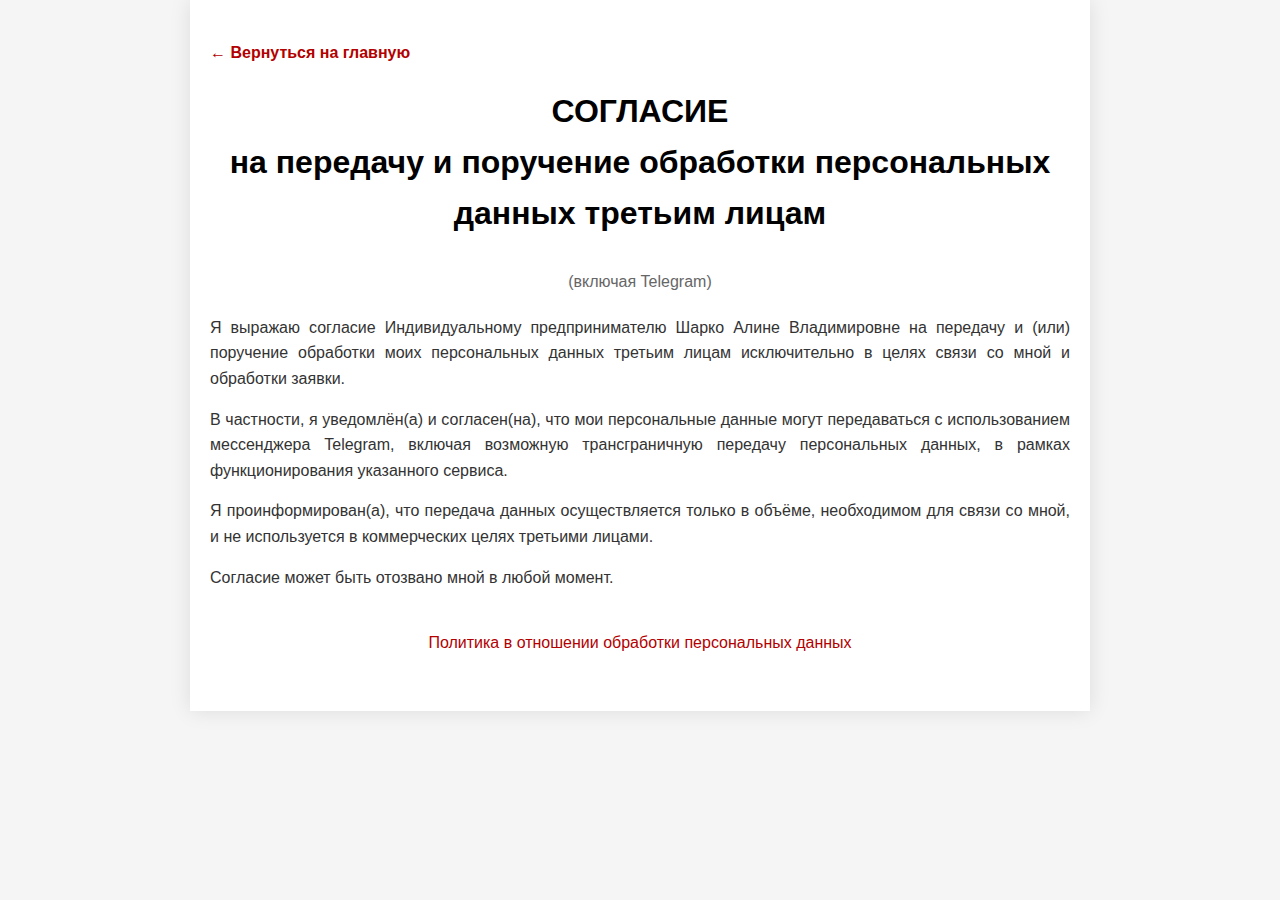
<file: consent-for-data-transfer.html>
<!DOCTYPE html>
<html lang="ru">
<head>
    <meta charset="UTF-8">
    <meta name="viewport" content="width=device-width, initial-scale=1.0, viewport-fit=cover">
    <title>Согласие на передачу персональных данных третьим лицам - Студия Декора</title>
    <style>
        * {
            margin: 0;
            padding: 0;
            box-sizing: border-box;
        }

        body {
            font-family: Arial, sans-serif;
            line-height: 1.6;
            color: #333;
            background-color: #f5f5f5;
        }

        .container {
            max-width: 900px;
            margin: 0 auto;
            padding: 40px 20px;
            background-color: #ffffff;
            box-shadow: 0 0 20px rgba(0, 0, 0, 0.1);
        }

        h1 {
            color: #000;
            font-size: 2rem;
            margin-bottom: 30px;
            text-align: center;
        }

        h2 {
            color: #b30000;
            font-size: 1.5rem;
            margin-top: 30px;
            margin-bottom: 15px;
        }

        p {
            margin-bottom: 15px;
            text-align: justify;
        }

        .back-link {
            display: inline-block;
            margin-bottom: 20px;
            color: #b30000;
            text-decoration: none;
            font-weight: bold;
        }

        .back-link:hover {
            text-decoration: underline;
        }

        .privacy-link {
            color: #b30000;
            text-decoration: none;
        }

        .privacy-link:hover {
            text-decoration: underline;
        }
    </style>
</head>
<body>
    <div class="container">
        <a href="index.html" class="back-link">← Вернуться на главную</a>
        
        <h1>СОГЛАСИЕ<br>на передачу и поручение обработки персональных данных третьим лицам</h1>
        
        <p style="text-align: center; color: #666; margin-bottom: 20px;">(включая Telegram)</p>

        <p>Я выражаю согласие Индивидуальному предпринимателю Шарко Алине Владимировне на передачу и (или) поручение обработки моих персональных данных третьим лицам исключительно в целях связи со мной и обработки заявки.</p>

        <p>В частности, я уведомлён(а) и согласен(на), что мои персональные данные могут передаваться с использованием мессенджера Telegram, включая возможную трансграничную передачу персональных данных, в рамках функционирования указанного сервиса.</p>

        <p>Я проинформирован(а), что передача данных осуществляется только в объёме, необходимом для связи со мной, и не используется в коммерческих целях третьими лицами.</p>

        <p>Согласие может быть отозвано мной в любой момент.</p>
        
        <p style="margin-top: 40px; text-align: center; color: #666;">
            <a href="privacy-policy.html" class="privacy-link">Политика в отношении обработки персональных данных</a>
        </p>
    </div>
</body>
</html>
</file>
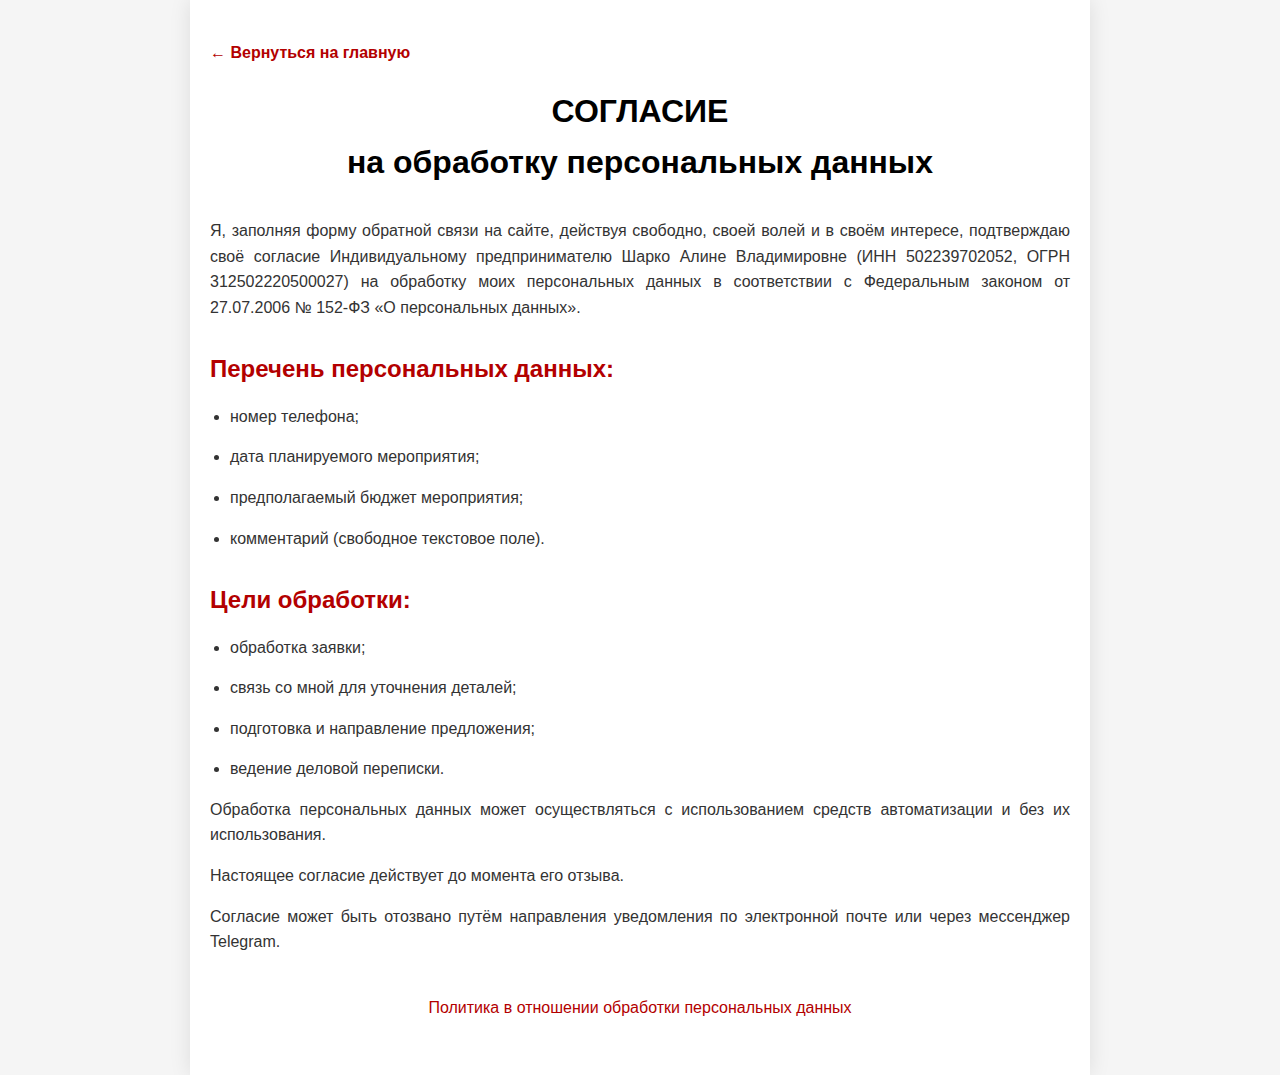
<file: consent-for-personal-data.html>
<!DOCTYPE html>
<html lang="ru">
<head>
    <meta charset="UTF-8">
    <meta name="viewport" content="width=device-width, initial-scale=1.0, viewport-fit=cover">
    <title>Согласие на обработку персональных данных - Студия Декора</title>
    <style>
        * {
            margin: 0;
            padding: 0;
            box-sizing: border-box;
        }

        body {
            font-family: Arial, sans-serif;
            line-height: 1.6;
            color: #333;
            background-color: #f5f5f5;
        }

        .container {
            max-width: 900px;
            margin: 0 auto;
            padding: 40px 20px;
            background-color: #ffffff;
            box-shadow: 0 0 20px rgba(0, 0, 0, 0.1);
        }

        h1 {
            color: #000;
            font-size: 2rem;
            margin-bottom: 30px;
            text-align: center;
        }

        h2 {
            color: #b30000;
            font-size: 1.5rem;
            margin-top: 30px;
            margin-bottom: 15px;
        }

        p, li {
            margin-bottom: 15px;
            text-align: justify;
        }

        ul {
            margin-left: 20px;
        }

        .back-link {
            display: inline-block;
            margin-bottom: 20px;
            color: #b30000;
            text-decoration: none;
            font-weight: bold;
        }

        .back-link:hover {
            text-decoration: underline;
        }

        .privacy-link {
            color: #b30000;
            text-decoration: none;
        }

        .privacy-link:hover {
            text-decoration: underline;
        }
    </style>
</head>
<body>
    <div class="container">
        <a href="index.html" class="back-link">← Вернуться на главную</a>
        
        <h1>СОГЛАСИЕ<br>на обработку персональных данных</h1>
        
        <p>Я, заполняя форму обратной связи на сайте, действуя свободно, своей волей и в своём интересе, подтверждаю своё согласие Индивидуальному предпринимателю Шарко Алине Владимировне (ИНН 502239702052, ОГРН 312502220500027) на обработку моих персональных данных в соответствии с Федеральным законом от 27.07.2006 № 152-ФЗ «О персональных данных».</p>

        <h2>Перечень персональных данных:</h2>
        <ul>
            <li>номер телефона;</li>
            <li>дата планируемого мероприятия;</li>
            <li>предполагаемый бюджет мероприятия;</li>
            <li>комментарий (свободное текстовое поле).</li>
        </ul>

        <h2>Цели обработки:</h2>
        <ul>
            <li>обработка заявки;</li>
            <li>связь со мной для уточнения деталей;</li>
            <li>подготовка и направление предложения;</li>
            <li>ведение деловой переписки.</li>
        </ul>

        <p>Обработка персональных данных может осуществляться с использованием средств автоматизации и без их использования.</p>

        <p>Настоящее согласие действует до момента его отзыва.</p>
        <p>Согласие может быть отозвано путём направления уведомления по электронной почте или через мессенджер Telegram.</p>
        
        <p style="margin-top: 40px; text-align: center; color: #666;">
            <a href="privacy-policy.html" class="privacy-link">Политика в отношении обработки персональных данных</a>
        </p>
    </div>
</body>
</html>
</file>
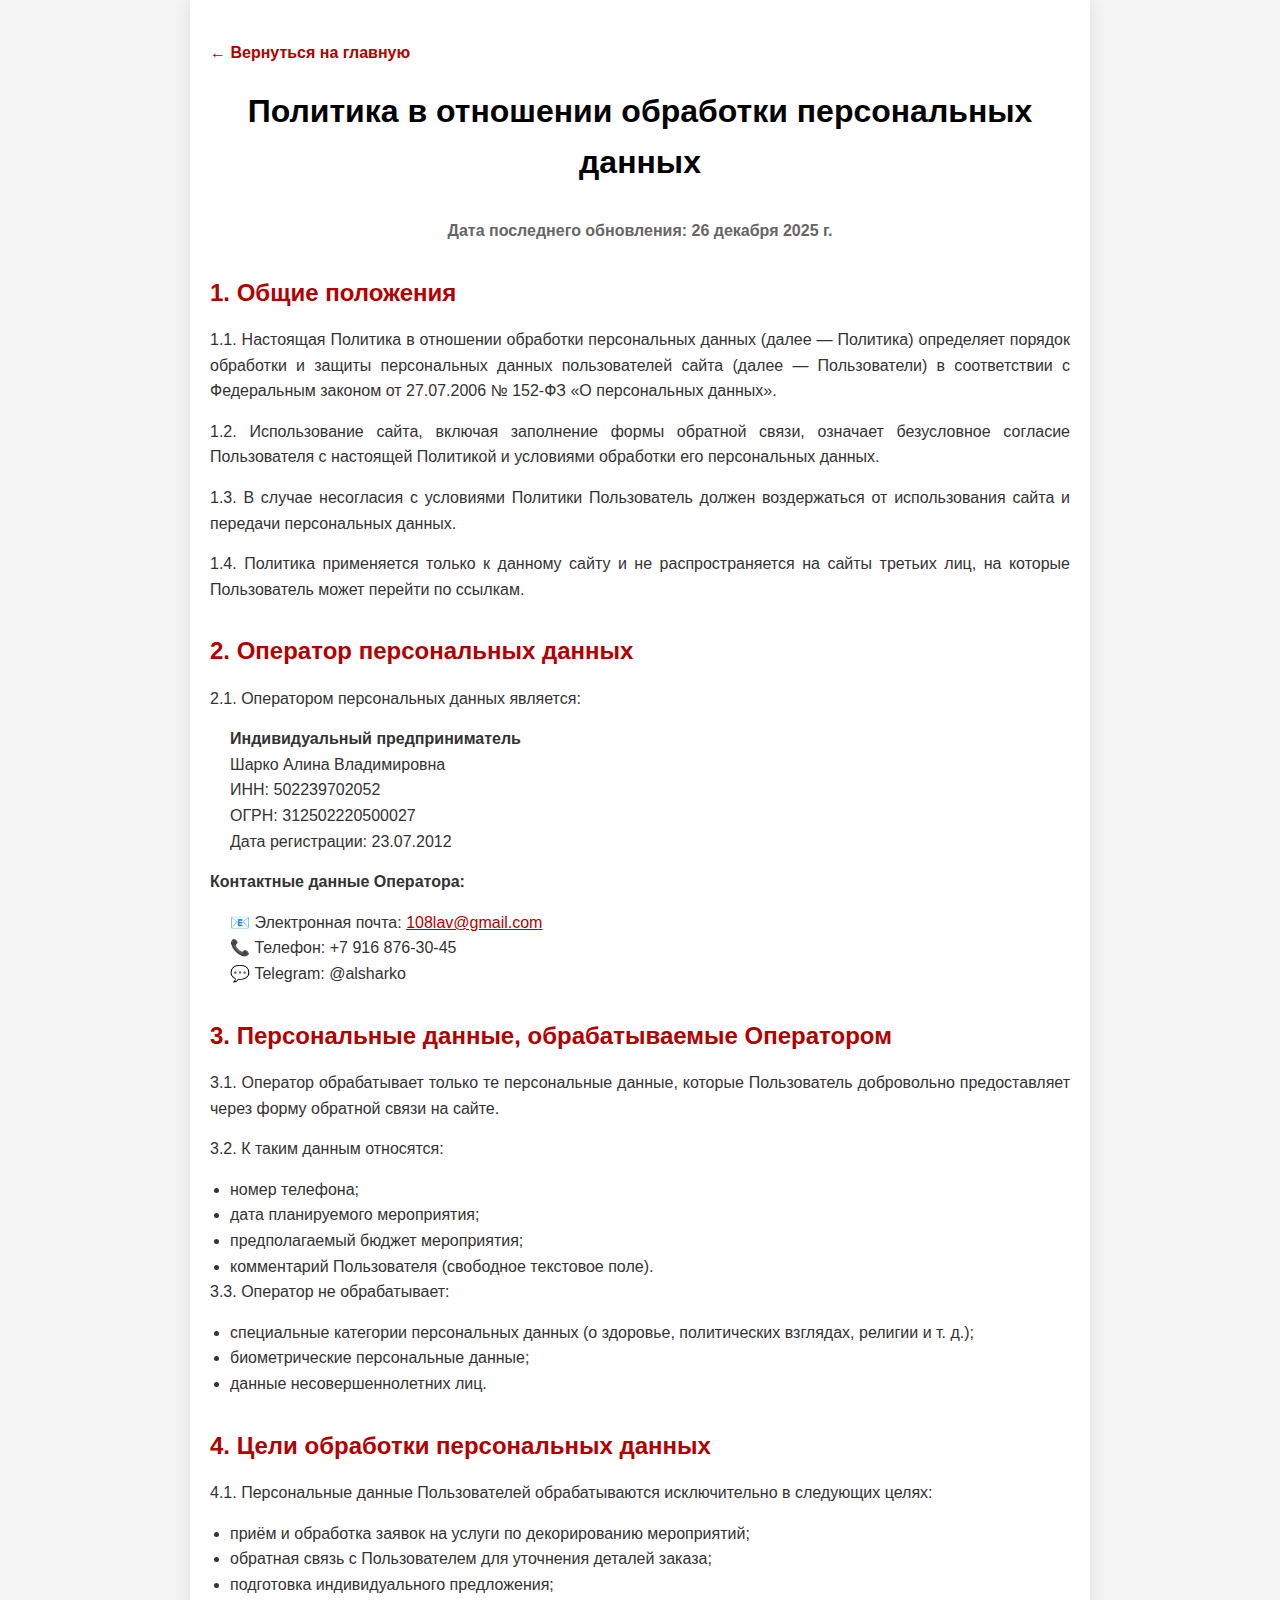
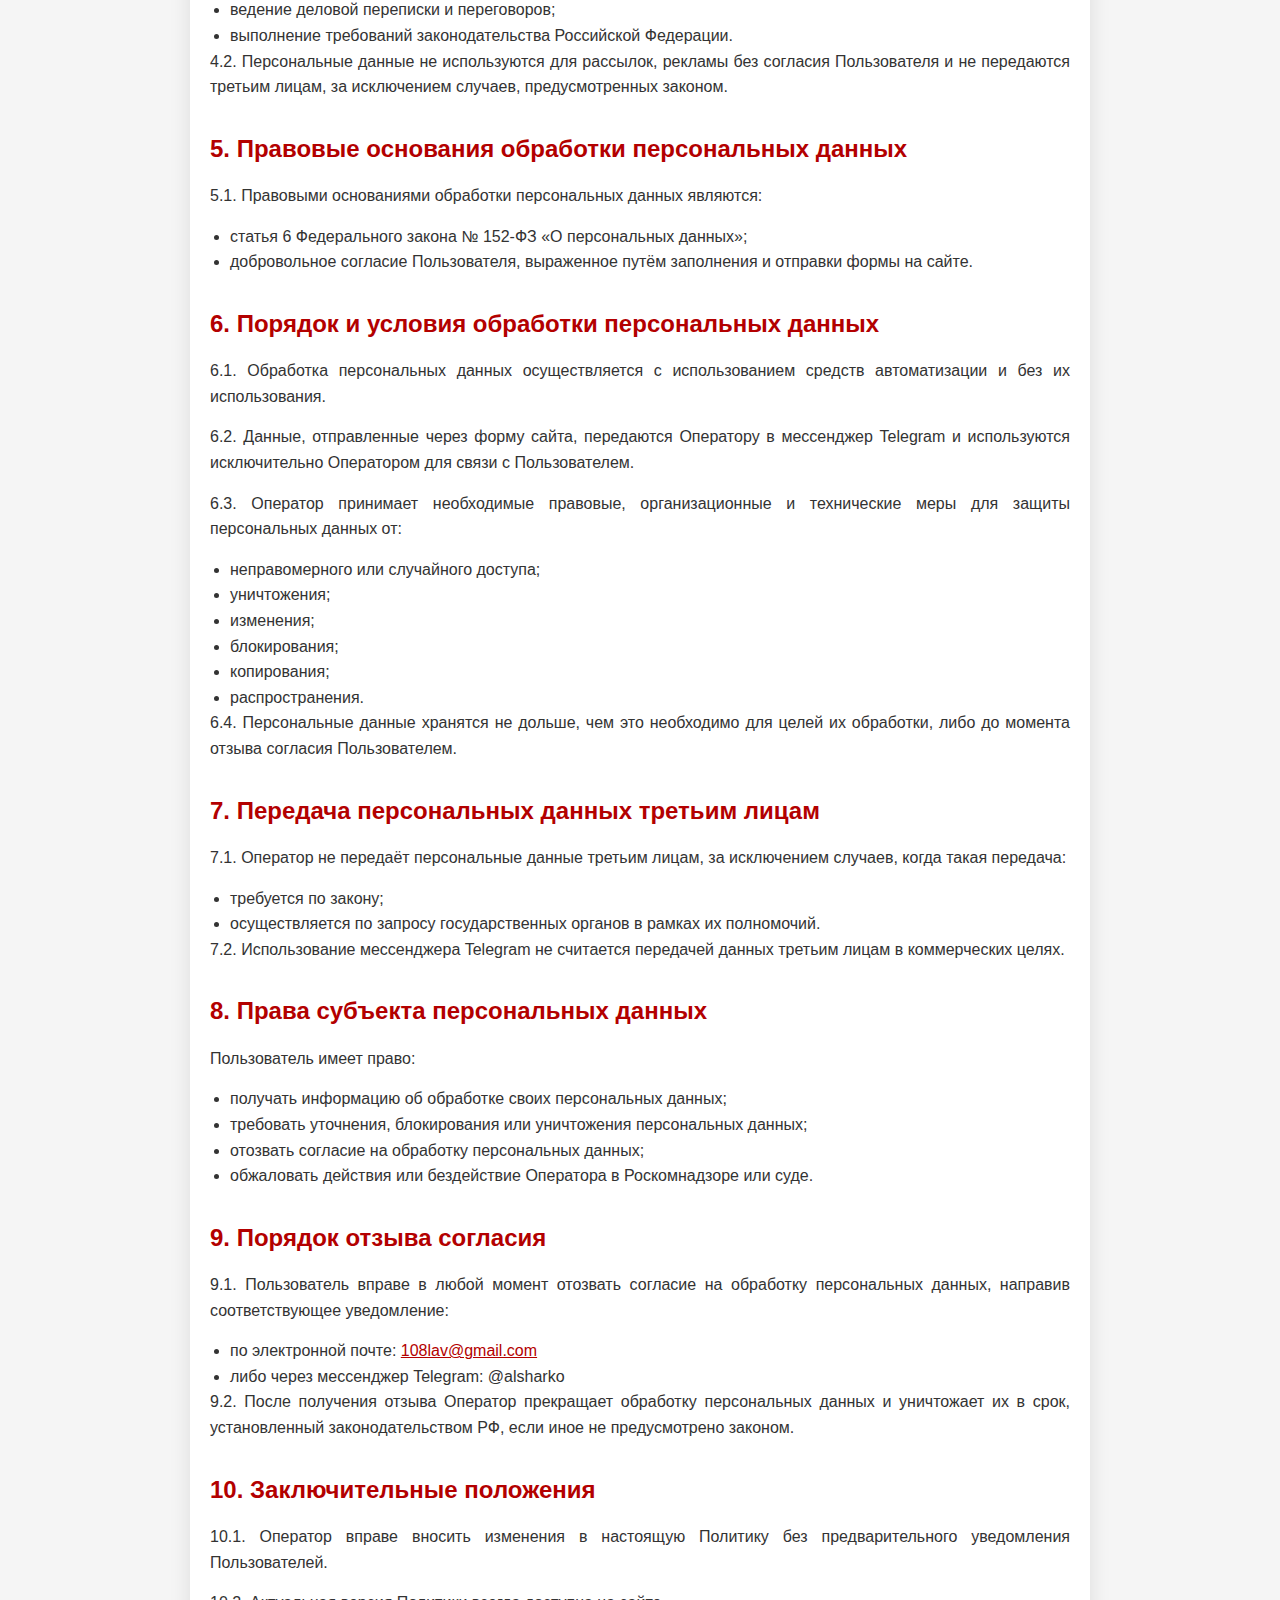
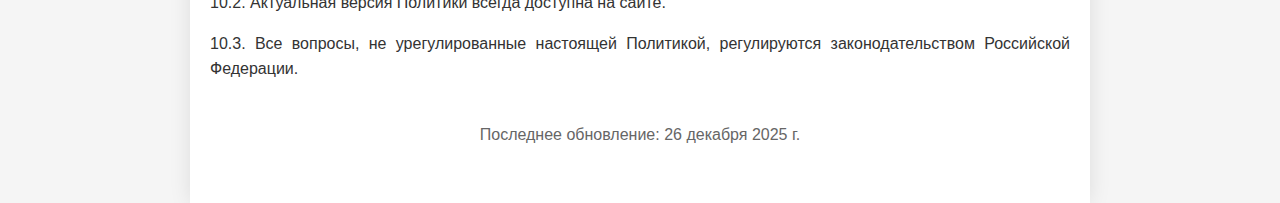
<file: privacy-policy.html>
<!DOCTYPE html>
<html lang="ru">
<head>
    <meta charset="UTF-8">
    <meta name="viewport" content="width=device-width, initial-scale=1.0">
    <title>Политика конфиденциальности - Студия Декора</title>
    <style>
        * {
            margin: 0;
            padding: 0;
            box-sizing: border-box;
        }

        body {
            font-family: Arial, sans-serif;
            line-height: 1.6;
            color: #333;
            background-color: #f5f5f5;
        }

        .container {
            max-width: 900px;
            margin: 0 auto;
            padding: 40px 20px;
            background-color: #ffffff;
            box-shadow: 0 0 20px rgba(0, 0, 0, 0.1);
        }

        h1 {
            color: #000;
            font-size: 2rem;
            margin-bottom: 30px;
            text-align: center;
        }

        h2 {
            color: #b30000;
            font-size: 1.5rem;
            margin-top: 30px;
            margin-bottom: 15px;
        }

        p {
            margin-bottom: 15px;
            text-align: justify;
        }

        .back-link {
            display: inline-block;
            margin-bottom: 20px;
            color: #b30000;
            text-decoration: none;
            font-weight: bold;
        }

        .back-link:hover {
            text-decoration: underline;
        }

        .notice {
            background-color: #fff3cd;
            border-left: 4px solid #b30000;
            padding: 15px;
            margin: 20px 0;
        }
    </style>
</head>
<body>
    <div class="container">
        <a href="index.html" class="back-link">← Вернуться на главную</a>
        
        <h1>Политика в отношении обработки персональных данных</h1>
        
        <p style="text-align: center; color: #666; margin-bottom: 30px;">
            <strong>Дата последнего обновления: 26 декабря 2025 г.</strong>
        </p>

        <h2>1. Общие положения</h2>
        <p>1.1. Настоящая Политика в отношении обработки персональных данных (далее — Политика) определяет порядок обработки и защиты персональных данных пользователей сайта (далее — Пользователи) в соответствии с Федеральным законом от 27.07.2006 № 152-ФЗ «О персональных данных».</p>
        <p>1.2. Использование сайта, включая заполнение формы обратной связи, означает безусловное согласие Пользователя с настоящей Политикой и условиями обработки его персональных данных.</p>
        <p>1.3. В случае несогласия с условиями Политики Пользователь должен воздержаться от использования сайта и передачи персональных данных.</p>
        <p>1.4. Политика применяется только к данному сайту и не распространяется на сайты третьих лиц, на которые Пользователь может перейти по ссылкам.</p>

        <h2>2. Оператор персональных данных</h2>
        <p>2.1. Оператором персональных данных является:</p>
        <p style="margin-left: 20px;">
            <strong>Индивидуальный предприниматель</strong><br>
            Шарко Алина Владимировна<br>
            ИНН: 502239702052<br>
            ОГРН: 312502220500027<br>
            Дата регистрации: 23.07.2012
        </p>
        <p><strong>Контактные данные Оператора:</strong></p>
        <p style="margin-left: 20px;">
            📧 Электронная почта: <a href="mailto:108lav@gmail.com" style="color: #b30000;">108lav@gmail.com</a><br>
            📞 Телефон: +7 916 876-30-45<br>
            💬 Telegram: @alsharko
        </p>

        <h2>3. Персональные данные, обрабатываемые Оператором</h2>
        <p>3.1. Оператор обрабатывает только те персональные данные, которые Пользователь добровольно предоставляет через форму обратной связи на сайте.</p>
        <p>3.2. К таким данным относятся:</p>
        <ul style="margin-left: 20px;">
            <li>номер телефона;</li>
            <li>дата планируемого мероприятия;</li>
            <li>предполагаемый бюджет мероприятия;</li>
            <li>комментарий Пользователя (свободное текстовое поле).</li>
        </ul>
        <p>3.3. Оператор не обрабатывает:</p>
        <ul style="margin-left: 20px;">
            <li>специальные категории персональных данных (о здоровье, политических взглядах, религии и т. д.);</li>
            <li>биометрические персональные данные;</li>
            <li>данные несовершеннолетних лиц.</li>
        </ul>

        <h2>4. Цели обработки персональных данных</h2>
        <p>4.1. Персональные данные Пользователей обрабатываются исключительно в следующих целях:</p>
        <ul style="margin-left: 20px;">
            <li>приём и обработка заявок на услуги по декорированию мероприятий;</li>
            <li>обратная связь с Пользователем для уточнения деталей заказа;</li>
            <li>подготовка индивидуального предложения;</li>
            <li>ведение деловой переписки и переговоров;</li>
            <li>выполнение требований законодательства Российской Федерации.</li>
        </ul>
        <p>4.2. Персональные данные не используются для рассылок, рекламы без согласия Пользователя и не передаются третьим лицам, за исключением случаев, предусмотренных законом.</p>

        <h2>5. Правовые основания обработки персональных данных</h2>
        <p>5.1. Правовыми основаниями обработки персональных данных являются:</p>
        <ul style="margin-left: 20px;">
            <li>статья 6 Федерального закона № 152-ФЗ «О персональных данных»;</li>
            <li>добровольное согласие Пользователя, выраженное путём заполнения и отправки формы на сайте.</li>
        </ul>

        <h2>6. Порядок и условия обработки персональных данных</h2>
        <p>6.1. Обработка персональных данных осуществляется с использованием средств автоматизации и без их использования.</p>
        <p>6.2. Данные, отправленные через форму сайта, передаются Оператору в мессенджер Telegram и используются исключительно Оператором для связи с Пользователем.</p>
        <p>6.3. Оператор принимает необходимые правовые, организационные и технические меры для защиты персональных данных от:</p>
        <ul style="margin-left: 20px;">
            <li>неправомерного или случайного доступа;</li>
            <li>уничтожения;</li>
            <li>изменения;</li>
            <li>блокирования;</li>
            <li>копирования;</li>
            <li>распространения.</li>
        </ul>
        <p>6.4. Персональные данные хранятся не дольше, чем это необходимо для целей их обработки, либо до момента отзыва согласия Пользователем.</p>

        <h2>7. Передача персональных данных третьим лицам</h2>
        <p>7.1. Оператор не передаёт персональные данные третьим лицам, за исключением случаев, когда такая передача:</p>
        <ul style="margin-left: 20px;">
            <li>требуется по закону;</li>
            <li>осуществляется по запросу государственных органов в рамках их полномочий.</li>
        </ul>
        <p>7.2. Использование мессенджера Telegram не считается передачей данных третьим лицам в коммерческих целях.</p>

        <h2>8. Права субъекта персональных данных</h2>
        <p>Пользователь имеет право:</p>
        <ul style="margin-left: 20px;">
            <li>получать информацию об обработке своих персональных данных;</li>
            <li>требовать уточнения, блокирования или уничтожения персональных данных;</li>
            <li>отозвать согласие на обработку персональных данных;</li>
            <li>обжаловать действия или бездействие Оператора в Роскомнадзоре или суде.</li>
        </ul>

        <h2>9. Порядок отзыва согласия</h2>
        <p>9.1. Пользователь вправе в любой момент отозвать согласие на обработку персональных данных, направив соответствующее уведомление:</p>
        <ul style="margin-left: 20px;">
            <li>по электронной почте: <a href="mailto:108lav@gmail.com" style="color: #b30000;">108lav@gmail.com</a></li>
            <li>либо через мессенджер Telegram: @alsharko</li>
        </ul>
        <p>9.2. После получения отзыва Оператор прекращает обработку персональных данных и уничтожает их в срок, установленный законодательством РФ, если иное не предусмотрено законом.</p>

        <h2>10. Заключительные положения</h2>
        <p>10.1. Оператор вправе вносить изменения в настоящую Политику без предварительного уведомления Пользователей.</p>
        <p>10.2. Актуальная версия Политики всегда доступна на сайте.</p>
        <p>10.3. Все вопросы, не урегулированные настоящей Политикой, регулируются законодательством Российской Федерации.</p>
        
        <p style="margin-top: 40px; text-align: center; color: #666;">
            Последнее обновление: 26 декабря 2025 г.
        </p>
    </div>
</body>
</html>
</file>
